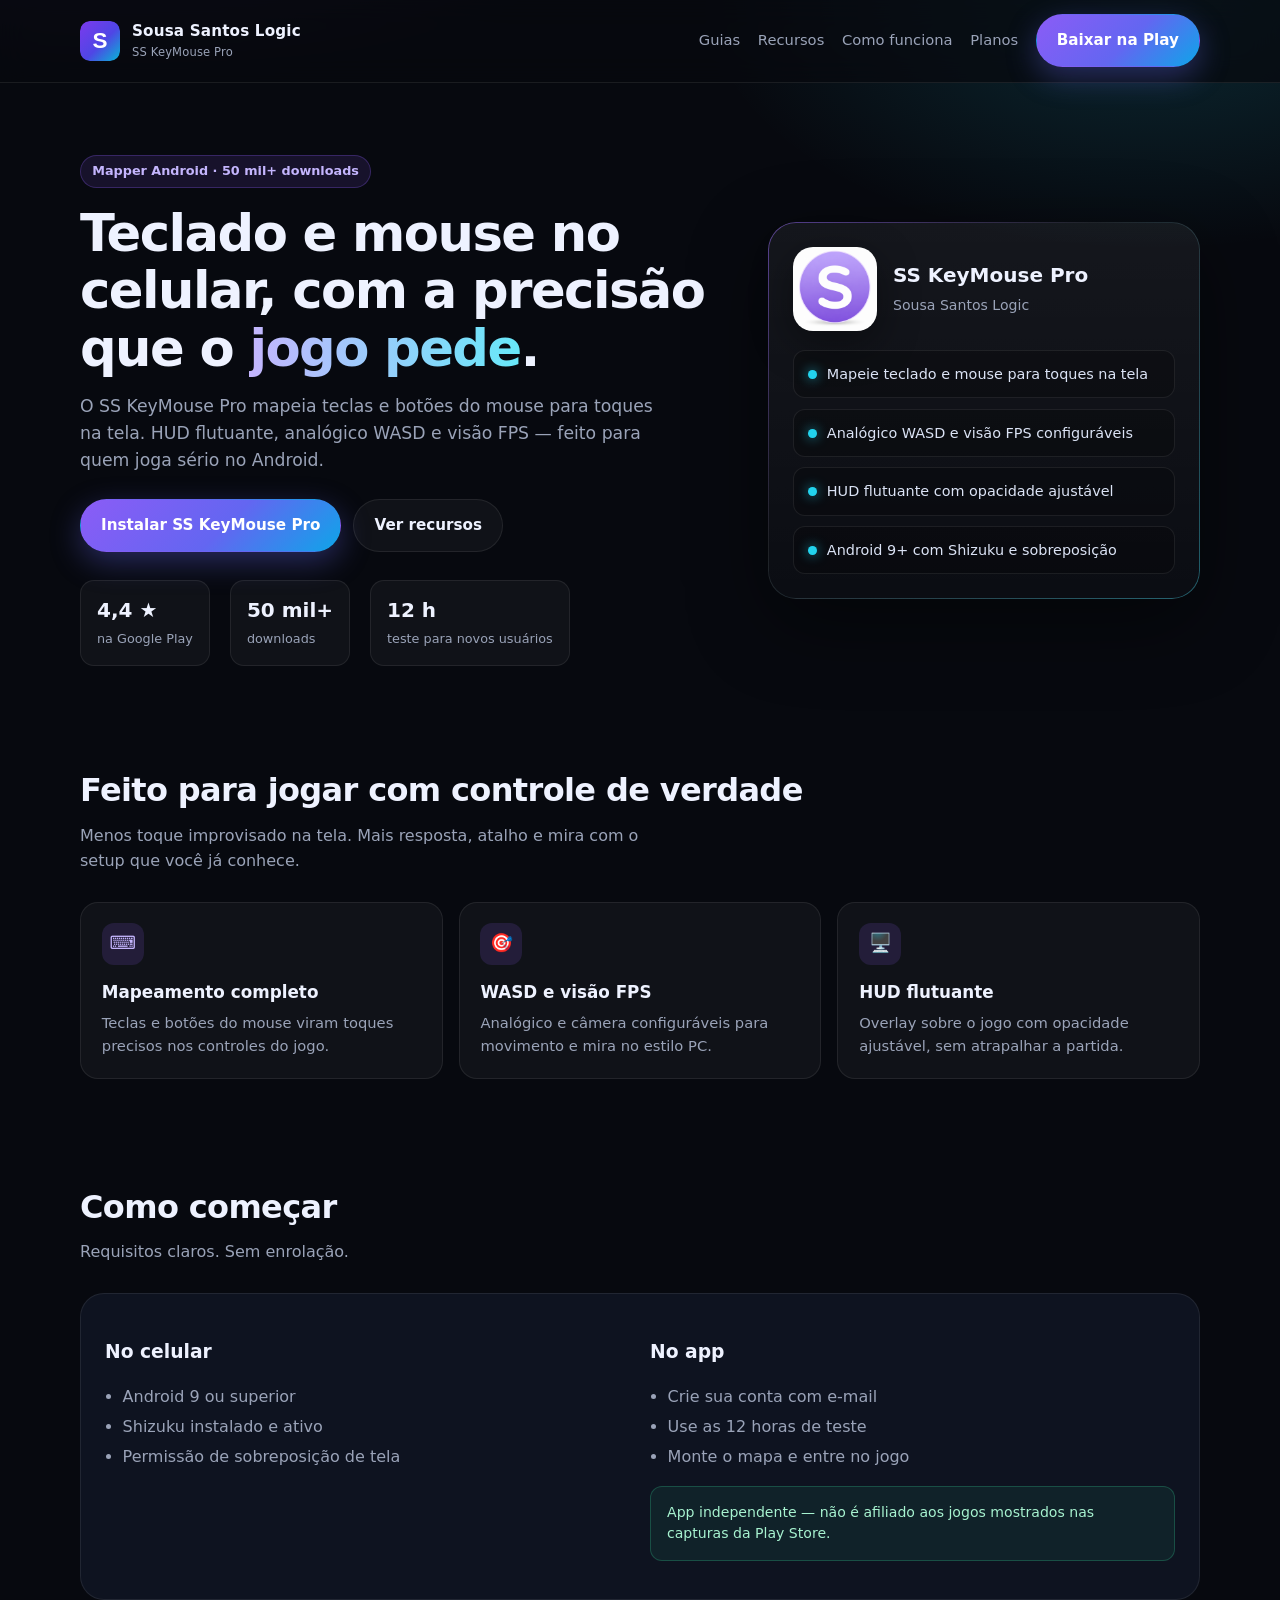
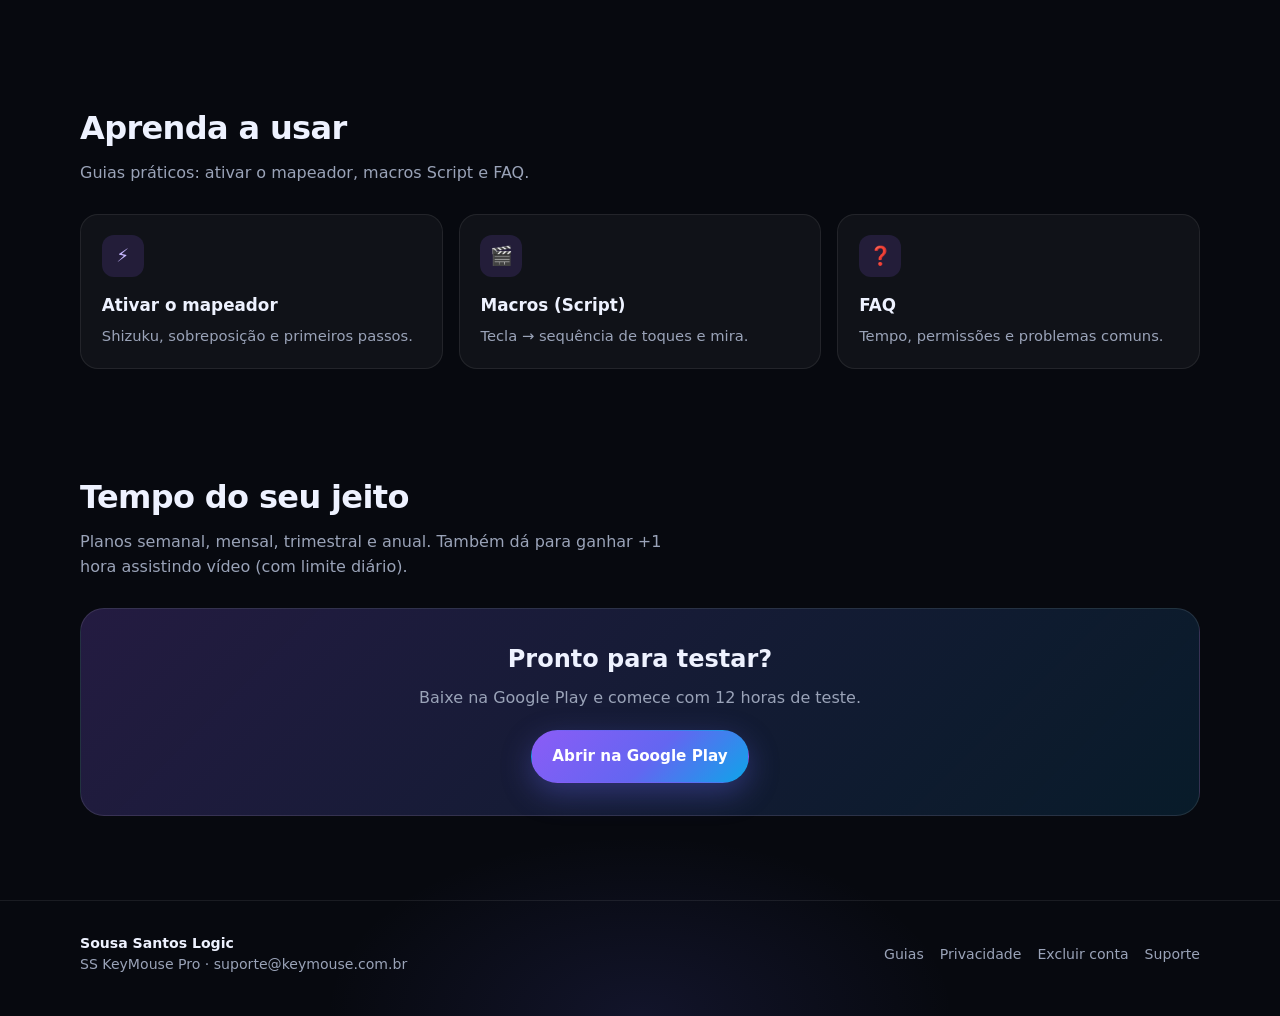
<file: index.html>
<!DOCTYPE html>
<html lang="pt-BR">
<head>
  <meta charset="UTF-8" />
  <meta name="viewport" content="width=device-width, initial-scale=1" />
  <title>SS KeyMouse Pro — Teclado e mouse nos jogos Android</title>
  <meta name="description" content="SS KeyMouse Pro mapeia teclado e mouse para jogos no Android. HUD flutuante, analógico WASD, visão FPS e planos flexíveis. Feito por Sousa Santos Logic." />
  <meta name="theme-color" content="#07090f" />
  <link rel="icon" href="assets/logo.svg" type="image/svg+xml" />
  <link rel="stylesheet" href="styles.css" />
  <meta property="og:title" content="SS KeyMouse Pro" />
  <meta property="og:description" content="Teclado e mouse no celular. Mapeie toques e jogue com HUD flutuante." />
  <meta property="og:type" content="website" />
  <meta property="og:url" content="https://www.keymouse.com.br/" />
</head>
<body>
  <header class="nav">
    <div class="container nav-inner">
      <a class="brand" href="index.html">
        <img src="assets/logo.svg" alt="" width="40" height="40" />
        <span>Sousa Santos Logic<small>SS KeyMouse Pro</small></span>
      </a>
      <nav class="nav-links" aria-label="Principal">
        <a class="hide-sm" href="guia/">Guias</a>
        <a class="hide-sm" href="#recursos">Recursos</a>
        <a class="hide-sm" href="#como">Como funciona</a>
        <a class="hide-sm" href="#planos">Planos</a>
        <a class="btn btn-primary" href="https://play.google.com/store/apps/details?id=com.sousasantoslogic.sspro" rel="noopener" target="_blank">Baixar na Play</a>
      </nav>
    </div>
  </header>

  <main>
    <section class="hero">
      <div class="container hero-grid">
        <div>
          <div class="eyebrow">Mapper Android · 50 mil+ downloads</div>
          <h1>Teclado e mouse no celular, com a precisão que o <span class="grad">jogo pede</span>.</h1>
          <p class="lead">O SS KeyMouse Pro mapeia teclas e botões do mouse para toques na tela. HUD flutuante, analógico WASD e visão FPS — feito para quem joga sério no Android.</p>
          <div class="cta-row">
            <a class="btn btn-primary" href="https://play.google.com/store/apps/details?id=com.sousasantoslogic.sspro" rel="noopener" target="_blank">Instalar SS KeyMouse Pro</a>
            <a class="btn btn-ghost" href="#recursos">Ver recursos</a>
          </div>
          <div class="stats">
            <div class="stat"><strong>4,4 ★</strong><span>na Google Play</span></div>
            <div class="stat"><strong>50 mil+</strong><span>downloads</span></div>
            <div class="stat"><strong>12 h</strong><span>teste para novos usuários</span></div>
          </div>
        </div>
        <aside class="hero-card" aria-label="Resumo do app">
          <div class="app-badge">
            <img src="assets/app-icon.png" width="84" height="84" alt="Ícone do SS KeyMouse Pro" />
            <div>
              <h2>SS KeyMouse Pro</h2>
              <p>Sousa Santos Logic</p>
            </div>
          </div>
          <ul class="pill-list">
            <li><span class="dot"></span>Mapeie teclado e mouse para toques na tela</li>
            <li><span class="dot"></span>Analógico WASD e visão FPS configuráveis</li>
            <li><span class="dot"></span>HUD flutuante com opacidade ajustável</li>
            <li><span class="dot"></span>Android 9+ com Shizuku e sobreposição</li>
          </ul>
        </aside>
      </div>
    </section>

    <section id="recursos">
      <div class="container">
        <h2 class="section-title">Feito para jogar com controle de verdade</h2>
        <p class="section-sub">Menos toque improvisado na tela. Mais resposta, atalho e mira com o setup que você já conhece.</p>
        <div class="grid-3">
          <article class="card">
            <div class="icon" aria-hidden="true">⌨️</div>
            <h3>Mapeamento completo</h3>
            <p>Teclas e botões do mouse viram toques precisos nos controles do jogo.</p>
          </article>
          <article class="card">
            <div class="icon" aria-hidden="true">🎯</div>
            <h3>WASD e visão FPS</h3>
            <p>Analógico e câmera configuráveis para movimento e mira no estilo PC.</p>
          </article>
          <article class="card">
            <div class="icon" aria-hidden="true">🖥️</div>
            <h3>HUD flutuante</h3>
            <p>Overlay sobre o jogo com opacidade ajustável, sem atrapalhar a partida.</p>
          </article>
        </div>
      </div>
    </section>

    <section id="como">
      <div class="container">
        <h2 class="section-title">Como começar</h2>
        <p class="section-sub">Requisitos claros. Sem enrolação.</p>
        <div class="panel">
          <div>
            <h3>No celular</h3>
            <ul>
              <li>Android 9 ou superior</li>
              <li>Shizuku instalado e ativo</li>
              <li>Permissão de sobreposição de tela</li>
            </ul>
          </div>
          <div>
            <h3>No app</h3>
            <ul>
              <li>Crie sua conta com e-mail</li>
              <li>Use as 12 horas de teste</li>
              <li>Monte o mapa e entre no jogo</li>
            </ul>
            <p class="note">App independente — não é afiliado aos jogos mostrados nas capturas da Play Store.</p>
          </div>
        </div>
      </div>
    </section>

    
    <section id="guias">
      <div class="container">
        <h2 class="section-title">Aprenda a usar</h2>
        <p class="section-sub">Guias práticos: ativar o mapeador, macros Script e FAQ.</p>
        <div class="grid-3">
          <a class="card" href="guia/ativar.html"><div class="icon">⚡</div><h3>Ativar o mapeador</h3><p>Shizuku, sobreposição e primeiros passos.</p></a>
          <a class="card" href="guia/macros.html"><div class="icon">🎬</div><h3>Macros (Script)</h3><p>Tecla → sequência de toques e mira.</p></a>
          <a class="card" href="guia/faq.html"><div class="icon">❓</div><h3>FAQ</h3><p>Tempo, permissões e problemas comuns.</p></a>
        </div>
      </div>
    </section>

    <section id="planos">
      <div class="container">
        <h2 class="section-title">Tempo do seu jeito</h2>
        <p class="section-sub">Planos semanal, mensal, trimestral e anual. Também dá para ganhar +1 hora assistindo vídeo (com limite diário).</p>
        <div class="cta-band">
          <h2>Pronto para testar?</h2>
          <p>Baixe na Google Play e comece com 12 horas de teste.</p>
          <a class="btn btn-primary" href="https://play.google.com/store/apps/details?id=com.sousasantoslogic.sspro" rel="noopener" target="_blank">Abrir na Google Play</a>
        </div>
      </div>
    </section>
  </main>

  <footer>
    <div class="container footer-inner">
      <div>
        <strong style="color:var(--text)">Sousa Santos Logic</strong><br />
        SS KeyMouse Pro · suporte@keymouse.com.br
      </div>
      <div class="footer-links">
        <a href="guia/">Guias</a>
        <a href="privacidade.html">Privacidade</a>
        <a href="exclusao-conta.html">Excluir conta</a>
        <a href="mailto:suporte@keymouse.com.br">Suporte</a>
      </div>
    </div>
  </footer>
</body>
</html>
</file>
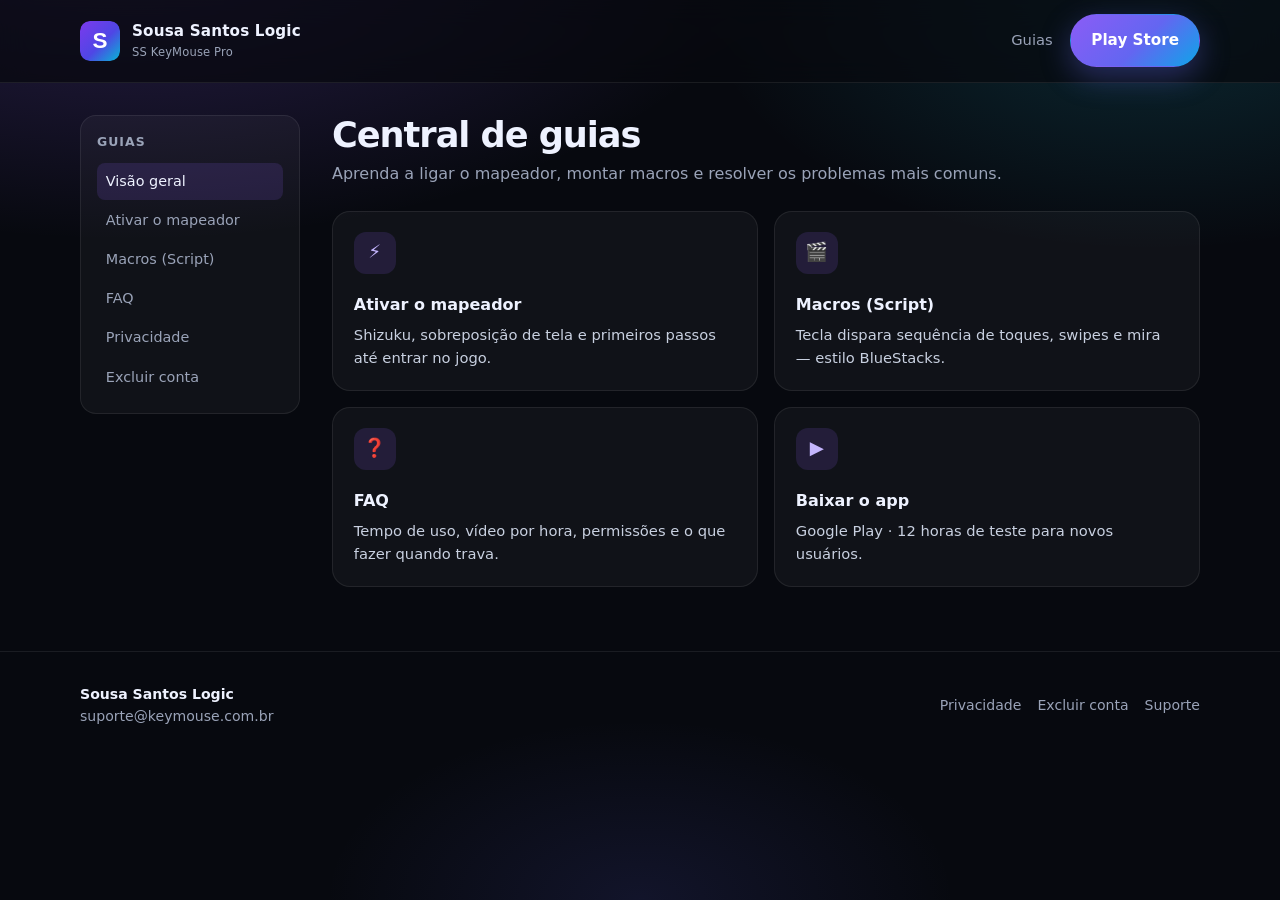
<file: guia/index.html>
<!DOCTYPE html>
<html lang="pt-BR">
<head>
  <meta charset="UTF-8" />
  <meta name="viewport" content="width=device-width, initial-scale=1" />
  <title>Guias — SS KeyMouse Pro</title>
  <meta name="description" content="Como ativar o mapeador, usar macros Script, Shizuku e tirar dúvidas do SS KeyMouse Pro." />
  <link rel="icon" href="../assets/logo.svg" type="image/svg+xml" />
  <link rel="stylesheet" href="../styles.css" />
</head>
<body>
  <header class="nav">
    <div class="container nav-inner">
      <a class="brand" href="../">
        <img src="../assets/logo.svg" alt="" width="40" height="40" />
        <span>Sousa Santos Logic<small>SS KeyMouse Pro</small></span>
      </a>
      <nav class="nav-links">
        <a href="./">Guias</a>
        <a class="btn btn-primary" href="https://play.google.com/store/apps/details?id=com.sousasantoslogic.sspro" target="_blank" rel="noopener">Play Store</a>
      </nav>
    </div>
  </header>
  <main class="container guide-layout">
    <aside class="guide-nav" aria-label="Guias">
      <h2>Guias</h2>
      <a class="active" href="./">Visão geral</a>
      <a href="ativar.html">Ativar o mapeador</a>
      <a href="macros.html">Macros (Script)</a>
      <a href="faq.html">FAQ</a>
      <a href="../privacidade.html">Privacidade</a>
      <a href="../exclusao-conta.html">Excluir conta</a>
    </aside>
    <div class="guide-body">
      <h1>Central de guias</h1>
      <p class="meta">Aprenda a ligar o mapeador, montar macros e resolver os problemas mais comuns.</p>
      <div class="guide-cards">
        <a class="card" href="ativar.html">
          <div class="icon">⚡</div>
          <h3>Ativar o mapeador</h3>
          <p>Shizuku, sobreposição de tela e primeiros passos até entrar no jogo.</p>
        </a>
        <a class="card" href="macros.html">
          <div class="icon">🎬</div>
          <h3>Macros (Script)</h3>
          <p>Tecla dispara sequência de toques, swipes e mira — estilo BlueStacks.</p>
        </a>
        <a class="card" href="faq.html">
          <div class="icon">❓</div>
          <h3>FAQ</h3>
          <p>Tempo de uso, vídeo por hora, permissões e o que fazer quando trava.</p>
        </a>
        <a class="card" href="https://play.google.com/store/apps/details?id=com.sousasantoslogic.sspro" target="_blank" rel="noopener">
          <div class="icon">▶</div>
          <h3>Baixar o app</h3>
          <p>Google Play · 12 horas de teste para novos usuários.</p>
        </a>
      </div>
    </div>
  </main>
  <footer>
    <div class="container footer-inner">
      <div><strong style="color:var(--text)">Sousa Santos Logic</strong><br />suporte@keymouse.com.br</div>
      <div class="footer-links">
        <a href="../privacidade.html">Privacidade</a>
        <a href="../exclusao-conta.html">Excluir conta</a>
        <a href="mailto:suporte@keymouse.com.br">Suporte</a>
      </div>
    </div>
  </footer>
</body>
</html>
</file>
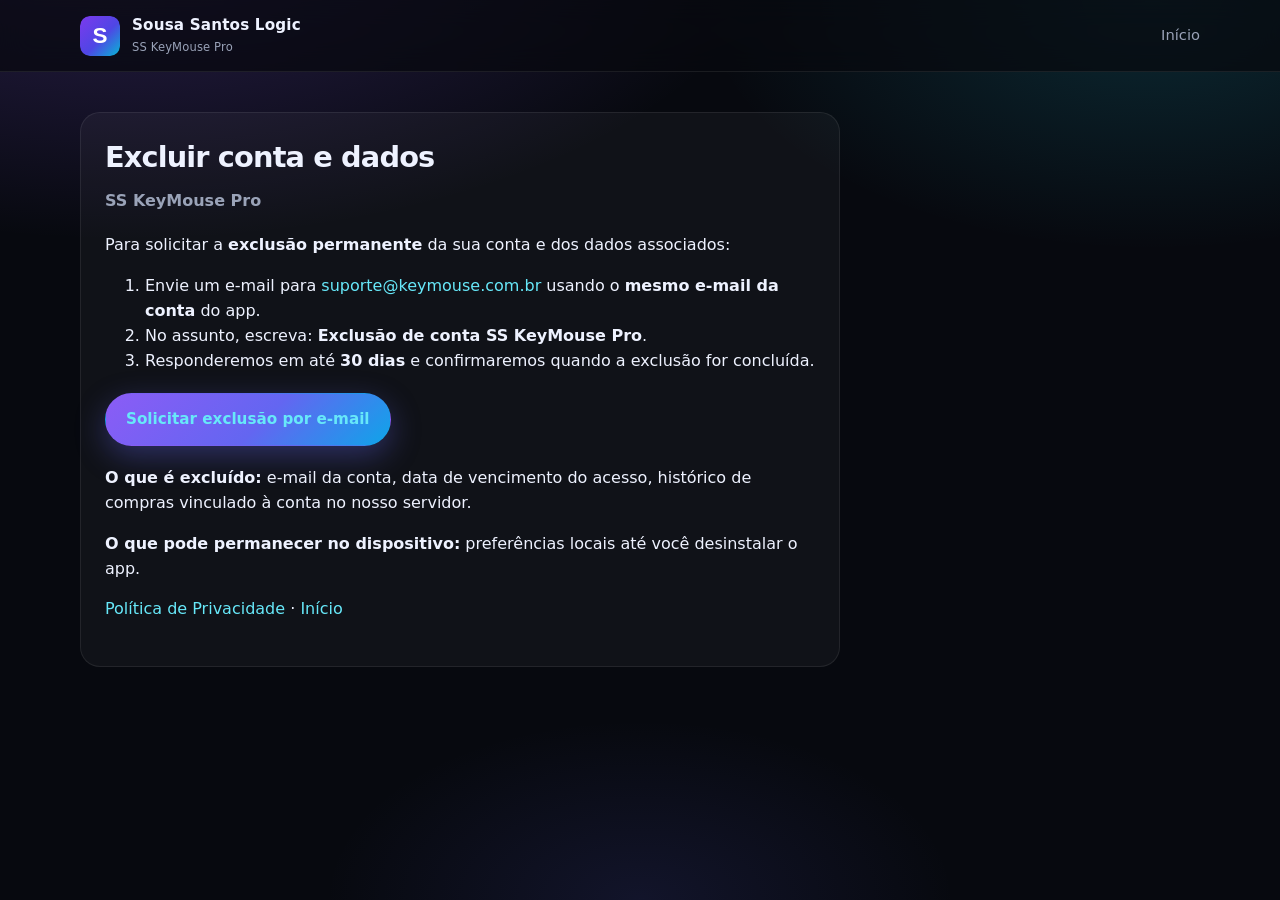
<file: exclusao-conta.html>
<!DOCTYPE html>
<html lang="pt-BR">
<head>
  <meta charset="UTF-8" />
  <meta name="viewport" content="width=device-width, initial-scale=1" />
  <title>Excluir conta — SS KeyMouse Pro</title>
  <link rel="icon" href="assets/logo.svg" type="image/svg+xml" />
  <link rel="stylesheet" href="styles.css" />
</head>
<body>
  <header class="nav">
    <div class="container nav-inner">
      <a class="brand" href="index.html">
        <img src="assets/logo.svg" alt="" width="40" height="40" />
        <span>Sousa Santos Logic<small>SS KeyMouse Pro</small></span>
      </a>
      <nav class="nav-links"><a href="index.html">Início</a></nav>
    </div>
  </header>
  <main class="legal-page">
    <div class="container">
      <article>
        <h1>Excluir conta e dados</h1>
        <p class="meta"><strong>SS KeyMouse Pro</strong></p>
        <p>Para solicitar a <strong>exclusão permanente</strong> da sua conta e dos dados associados:</p>
        <ol>
          <li>Envie um e-mail para <a href="mailto:suporte@keymouse.com.br?subject=Exclus%C3%A3o%20de%20conta%20SS%20KeyMouse%20Pro">suporte@keymouse.com.br</a> usando o <strong>mesmo e-mail da conta</strong> do app.</li>
          <li>No assunto, escreva: <strong>Exclusão de conta SS KeyMouse Pro</strong>.</li>
          <li>Responderemos em até <strong>30 dias</strong> e confirmaremos quando a exclusão for concluída.</li>
        </ol>
        <p style="margin:1.25rem 0"><a class="btn btn-primary" href="mailto:suporte@keymouse.com.br?subject=Exclus%C3%A3o%20de%20conta%20SS%20KeyMouse%20Pro&amp;body=Ol%C3%A1%2C%20solicito%20a%20exclus%C3%A3o%20da%20minha%20conta%20e%20dados%20no%20app%20SS%20KeyMouse%20Pro.%0A%0AE-mail%20da%20conta%3A%20">Solicitar exclusão por e-mail</a></p>
        <p><strong>O que é excluído:</strong> e-mail da conta, data de vencimento do acesso, histórico de compras vinculado à conta no nosso servidor.</p>
        <p><strong>O que pode permanecer no dispositivo:</strong> preferências locais até você desinstalar o app.</p>
        <p><a href="privacidade.html">Política de Privacidade</a> · <a href="index.html">Início</a></p>
      </article>
    </div>
  </main>
</body>
</html>
</file>
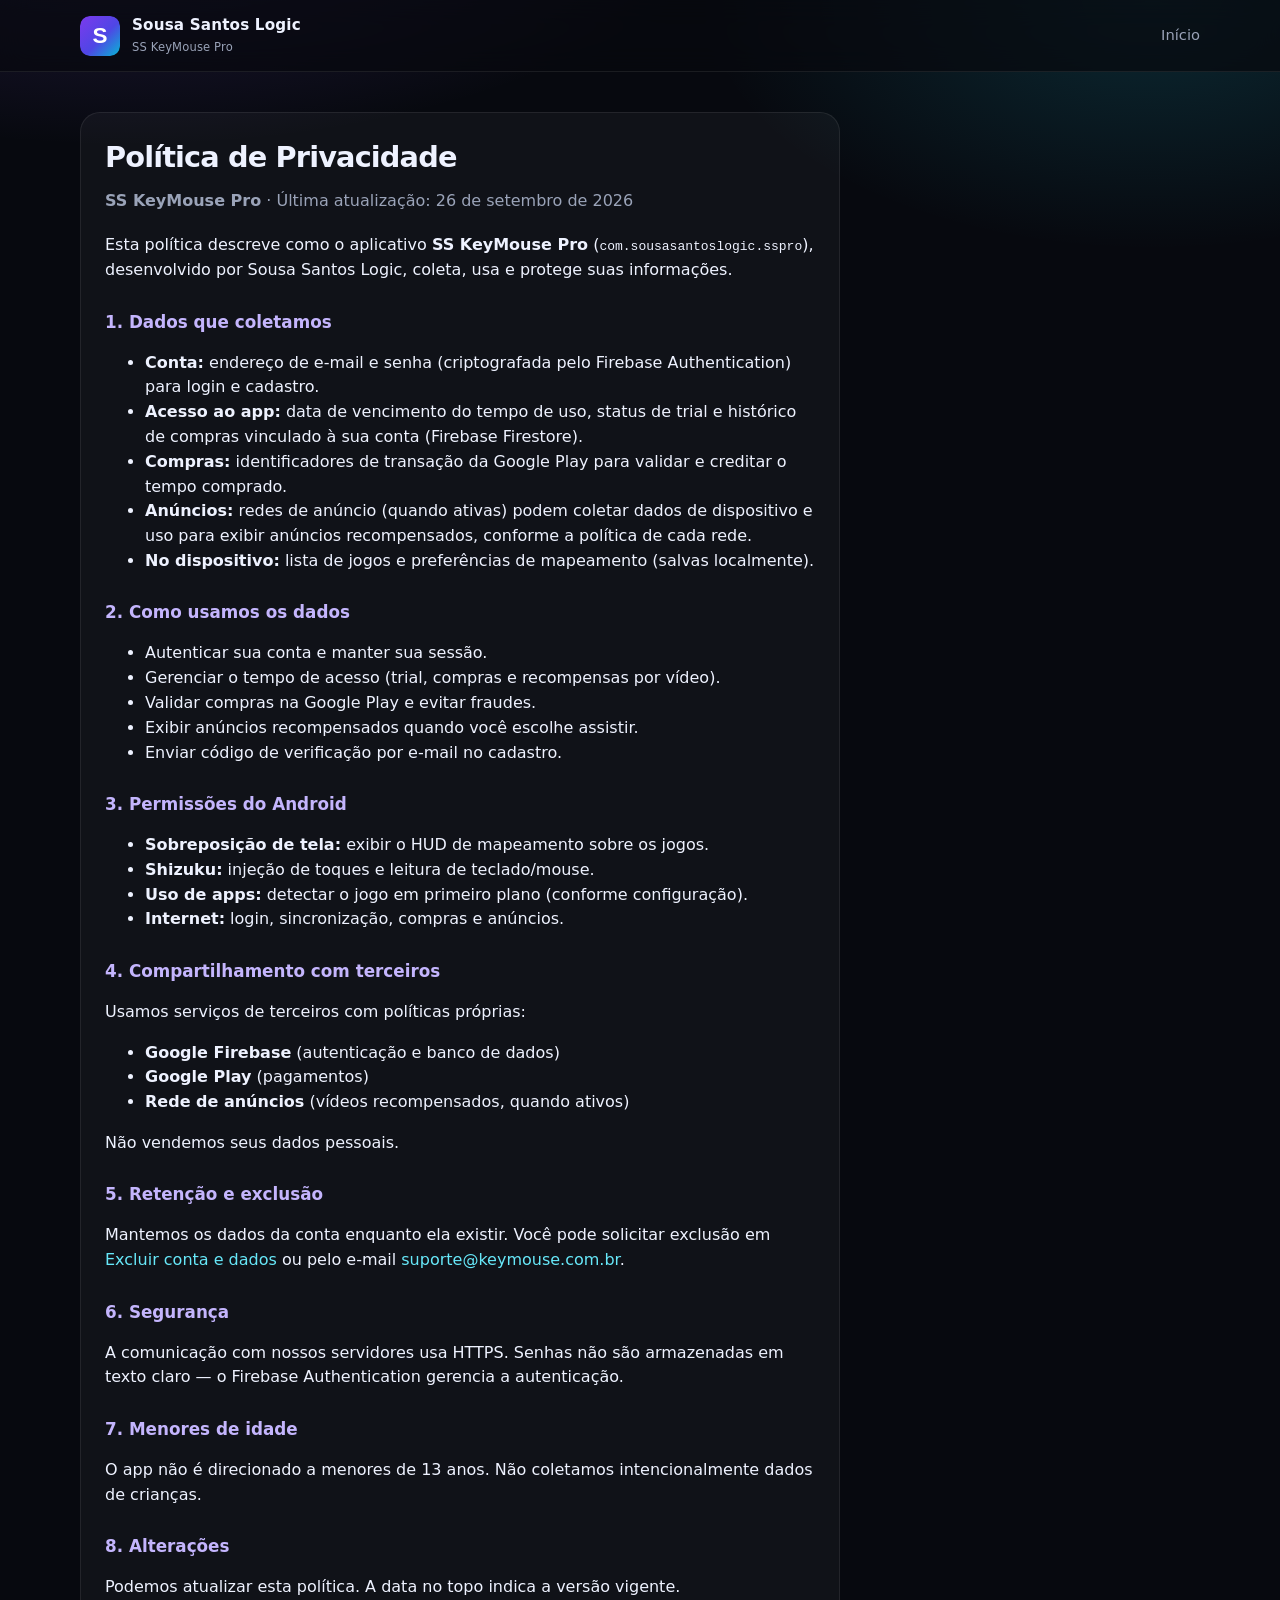
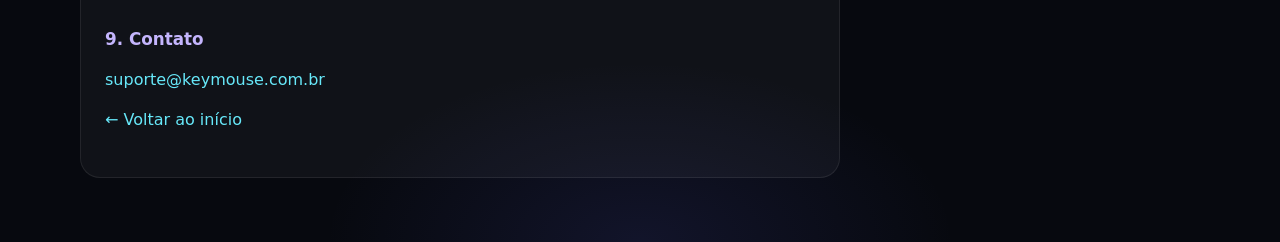
<file: privacidade.html>
<!DOCTYPE html>
<html lang="pt-BR">
<head>
  <meta charset="UTF-8" />
  <meta name="viewport" content="width=device-width, initial-scale=1" />
  <title>Política de Privacidade — SS KeyMouse Pro</title>
  <link rel="icon" href="assets/logo.svg" type="image/svg+xml" />
  <link rel="stylesheet" href="styles.css" />
</head>
<body>
  <header class="nav">
    <div class="container nav-inner">
      <a class="brand" href="index.html">
        <img src="assets/logo.svg" alt="" width="40" height="40" />
        <span>Sousa Santos Logic<small>SS KeyMouse Pro</small></span>
      </a>
      <nav class="nav-links"><a href="index.html">Início</a></nav>
    </div>
  </header>
  <main class="legal-page">
    <div class="container">
      <article>
        <h1>Política de Privacidade</h1>
        <p class="meta"><strong>SS KeyMouse Pro</strong> · Última atualização: 26 de setembro de 2026</p>
        <p>Esta política descreve como o aplicativo <strong>SS KeyMouse Pro</strong> (<code>com.sousasantoslogic.sspro</code>), desenvolvido por Sousa Santos Logic, coleta, usa e protege suas informações.</p>
        <h2>1. Dados que coletamos</h2>
        <ul>
          <li><strong>Conta:</strong> endereço de e-mail e senha (criptografada pelo Firebase Authentication) para login e cadastro.</li>
          <li><strong>Acesso ao app:</strong> data de vencimento do tempo de uso, status de trial e histórico de compras vinculado à sua conta (Firebase Firestore).</li>
          <li><strong>Compras:</strong> identificadores de transação da Google Play para validar e creditar o tempo comprado.</li>
          <li><strong>Anúncios:</strong> redes de anúncio (quando ativas) podem coletar dados de dispositivo e uso para exibir anúncios recompensados, conforme a política de cada rede.</li>
          <li><strong>No dispositivo:</strong> lista de jogos e preferências de mapeamento (salvas localmente).</li>
        </ul>
        <h2>2. Como usamos os dados</h2>
        <ul>
          <li>Autenticar sua conta e manter sua sessão.</li>
          <li>Gerenciar o tempo de acesso (trial, compras e recompensas por vídeo).</li>
          <li>Validar compras na Google Play e evitar fraudes.</li>
          <li>Exibir anúncios recompensados quando você escolhe assistir.</li>
          <li>Enviar código de verificação por e-mail no cadastro.</li>
        </ul>
        <h2>3. Permissões do Android</h2>
        <ul>
          <li><strong>Sobreposição de tela:</strong> exibir o HUD de mapeamento sobre os jogos.</li>
          <li><strong>Shizuku:</strong> injeção de toques e leitura de teclado/mouse.</li>
          <li><strong>Uso de apps:</strong> detectar o jogo em primeiro plano (conforme configuração).</li>
          <li><strong>Internet:</strong> login, sincronização, compras e anúncios.</li>
        </ul>
        <h2>4. Compartilhamento com terceiros</h2>
        <p>Usamos serviços de terceiros com políticas próprias:</p>
        <ul>
          <li><strong>Google Firebase</strong> (autenticação e banco de dados)</li>
          <li><strong>Google Play</strong> (pagamentos)</li>
          <li><strong>Rede de anúncios</strong> (vídeos recompensados, quando ativos)</li>
        </ul>
        <p>Não vendemos seus dados pessoais.</p>
        <h2>5. Retenção e exclusão</h2>
        <p>Mantemos os dados da conta enquanto ela existir. Você pode solicitar exclusão em <a href="exclusao-conta.html">Excluir conta e dados</a> ou pelo e-mail <a href="mailto:suporte@keymouse.com.br">suporte@keymouse.com.br</a>.</p>
        <h2>6. Segurança</h2>
        <p>A comunicação com nossos servidores usa HTTPS. Senhas não são armazenadas em texto claro — o Firebase Authentication gerencia a autenticação.</p>
        <h2>7. Menores de idade</h2>
        <p>O app não é direcionado a menores de 13 anos. Não coletamos intencionalmente dados de crianças.</p>
        <h2>8. Alterações</h2>
        <p>Podemos atualizar esta política. A data no topo indica a versão vigente.</p>
        <h2>9. Contato</h2>
        <p><a href="mailto:suporte@keymouse.com.br">suporte@keymouse.com.br</a></p>
        <p><a href="index.html">← Voltar ao início</a></p>
      </article>
    </div>
  </main>
</body>
</html>
</file>
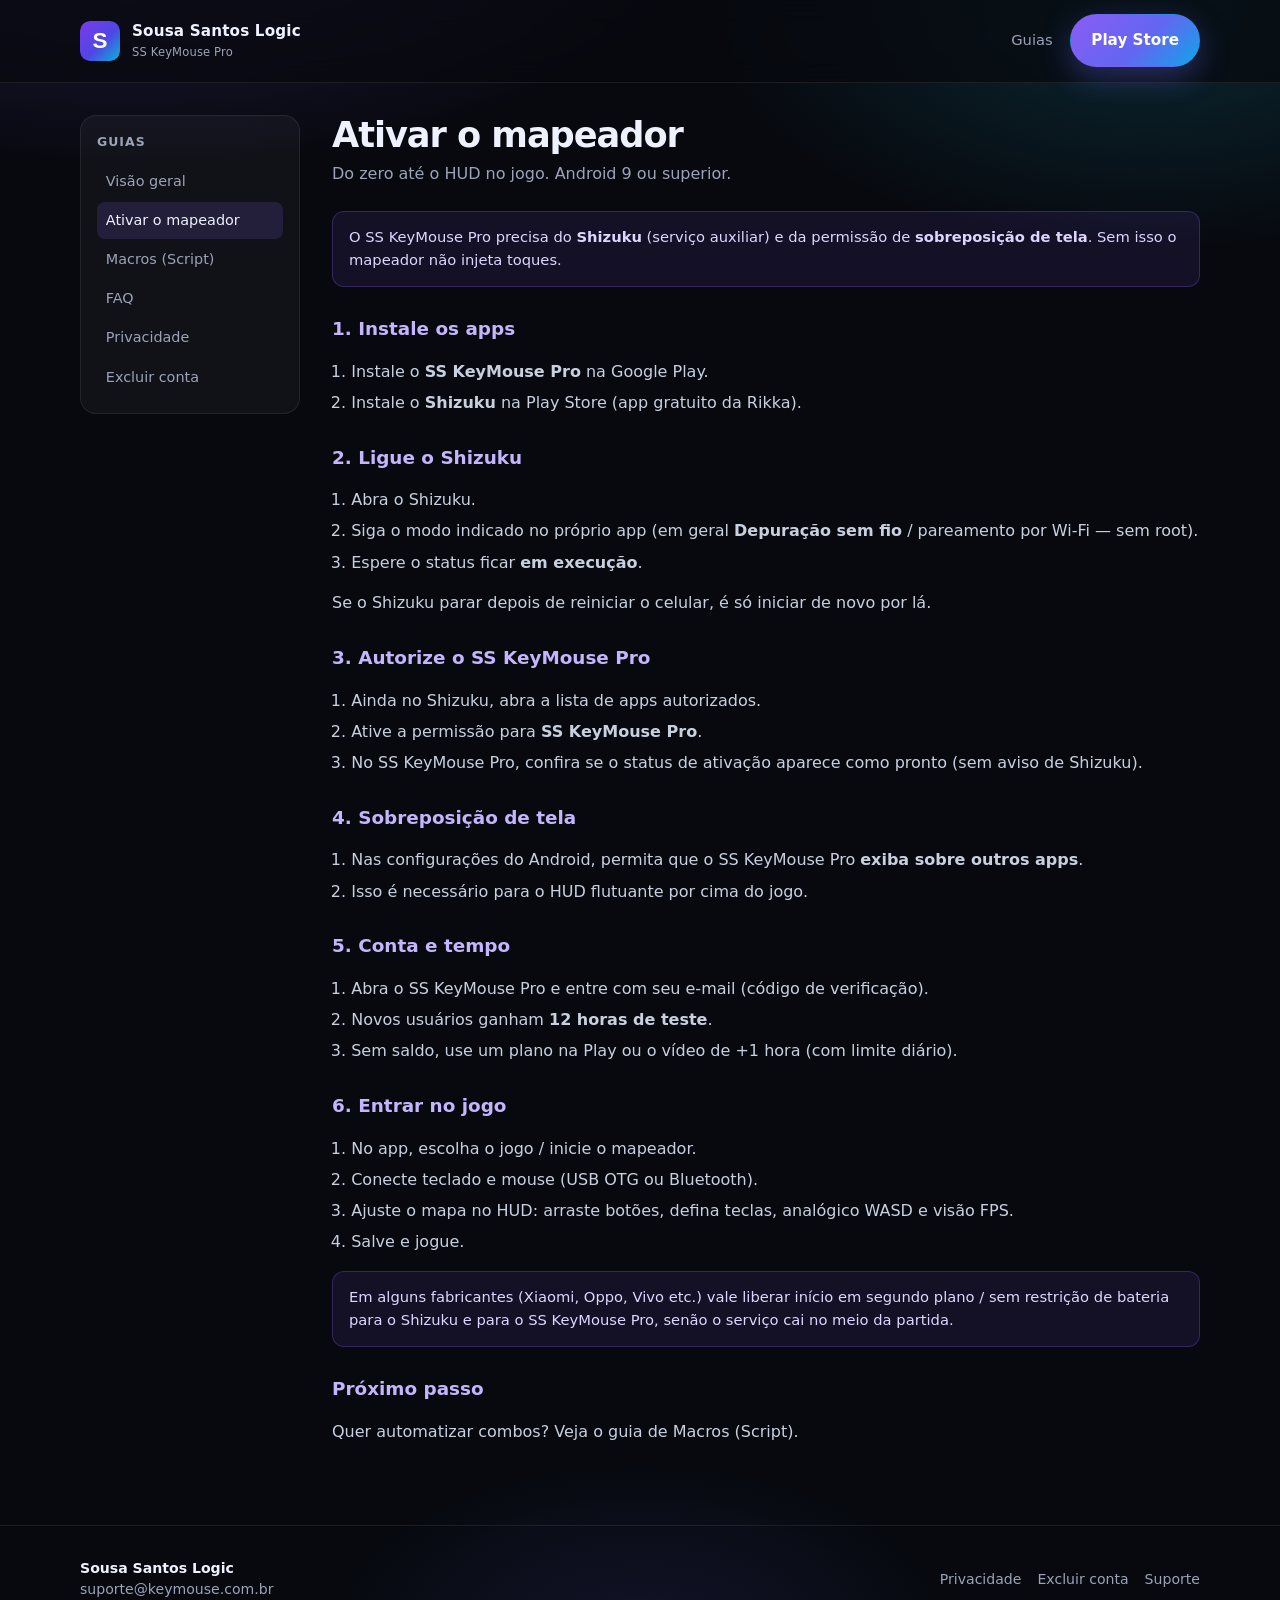
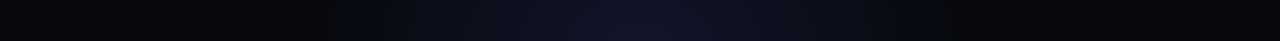
<file: guia/ativar.html>
<!DOCTYPE html>
<html lang="pt-BR">
<head>
  <meta charset="UTF-8" />
  <meta name="viewport" content="width=device-width, initial-scale=1" />
  <title>Ativar o mapeador — SS KeyMouse Pro</title>
  <meta name="description" content="Passo a passo para ativar o SS KeyMouse Pro com Shizuku e sobreposição de tela." />
  <link rel="icon" href="../assets/logo.svg" type="image/svg+xml" />
  <link rel="stylesheet" href="../styles.css" />
</head>
<body>
  <header class="nav">
    <div class="container nav-inner">
      <a class="brand" href="../">
        <img src="../assets/logo.svg" alt="" width="40" height="40" />
        <span>Sousa Santos Logic<small>SS KeyMouse Pro</small></span>
      </a>
      <nav class="nav-links">
        <a href="./">Guias</a>
        <a class="btn btn-primary" href="https://play.google.com/store/apps/details?id=com.sousasantoslogic.sspro" target="_blank" rel="noopener">Play Store</a>
      </nav>
    </div>
  </header>
  <main class="container guide-layout">
    <aside class="guide-nav" aria-label="Guias">
      <h2>Guias</h2>
      <a href="./">Visão geral</a>
      <a class="active" href="ativar.html">Ativar o mapeador</a>
      <a href="macros.html">Macros (Script)</a>
      <a href="faq.html">FAQ</a>
      <a href="../privacidade.html">Privacidade</a>
      <a href="../exclusao-conta.html">Excluir conta</a>
    </aside>
    <article class="guide-body">
      <h1>Ativar o mapeador</h1>
      <p class="meta">Do zero até o HUD no jogo. Android 9 ou superior.</p>

      <div class="callout">O SS KeyMouse Pro precisa do <strong>Shizuku</strong> (serviço auxiliar) e da permissão de <strong>sobreposição de tela</strong>. Sem isso o mapeador não injeta toques.</div>

      <h2>1. Instale os apps</h2>
      <ol>
        <li>Instale o <strong>SS KeyMouse Pro</strong> na <a href="https://play.google.com/store/apps/details?id=com.sousasantoslogic.sspro" target="_blank" rel="noopener">Google Play</a>.</li>
        <li>Instale o <strong>Shizuku</strong> na Play Store (app gratuito da Rikka).</li>
      </ol>

      <h2>2. Ligue o Shizuku</h2>
      <ol>
        <li>Abra o Shizuku.</li>
        <li>Siga o modo indicado no próprio app (em geral <strong>Depuração sem fio</strong> / pareamento por Wi‑Fi — sem root).</li>
        <li>Espere o status ficar <strong>em execução</strong>.</li>
      </ol>
      <p>Se o Shizuku parar depois de reiniciar o celular, é só iniciar de novo por lá.</p>

      <h2>3. Autorize o SS KeyMouse Pro</h2>
      <ol>
        <li>Ainda no Shizuku, abra a lista de apps autorizados.</li>
        <li>Ative a permissão para <strong>SS KeyMouse Pro</strong>.</li>
        <li>No SS KeyMouse Pro, confira se o status de ativação aparece como pronto (sem aviso de Shizuku).</li>
      </ol>

      <h2>4. Sobreposição de tela</h2>
      <ol>
        <li>Nas configurações do Android, permita que o SS KeyMouse Pro <strong>exiba sobre outros apps</strong>.</li>
        <li>Isso é necessário para o HUD flutuante por cima do jogo.</li>
      </ol>

      <h2>5. Conta e tempo</h2>
      <ol>
        <li>Abra o SS KeyMouse Pro e entre com seu e-mail (código de verificação).</li>
        <li>Novos usuários ganham <strong>12 horas de teste</strong>.</li>
        <li>Sem saldo, use um plano na Play ou o vídeo de +1 hora (com limite diário).</li>
      </ol>

      <h2>6. Entrar no jogo</h2>
      <ol>
        <li>No app, escolha o jogo / inicie o mapeador.</li>
        <li>Conecte teclado e mouse (USB OTG ou Bluetooth).</li>
        <li>Ajuste o mapa no HUD: arraste botões, defina teclas, analógico WASD e visão FPS.</li>
        <li>Salve e jogue.</li>
      </ol>

      <div class="callout">Em alguns fabricantes (Xiaomi, Oppo, Vivo etc.) vale liberar início em segundo plano / sem restrição de bateria para o Shizuku e para o SS KeyMouse Pro, senão o serviço cai no meio da partida.</div>

      <h2>Próximo passo</h2>
      <p>Quer automatizar combos? Veja o guia de <a href="macros.html">Macros (Script)</a>.</p>
    </article>
  </main>
  <footer>
    <div class="container footer-inner">
      <div><strong style="color:var(--text)">Sousa Santos Logic</strong><br />suporte@keymouse.com.br</div>
      <div class="footer-links">
        <a href="../privacidade.html">Privacidade</a>
        <a href="../exclusao-conta.html">Excluir conta</a>
        <a href="mailto:suporte@keymouse.com.br">Suporte</a>
      </div>
    </div>
  </footer>
</body>
</html>
</file>
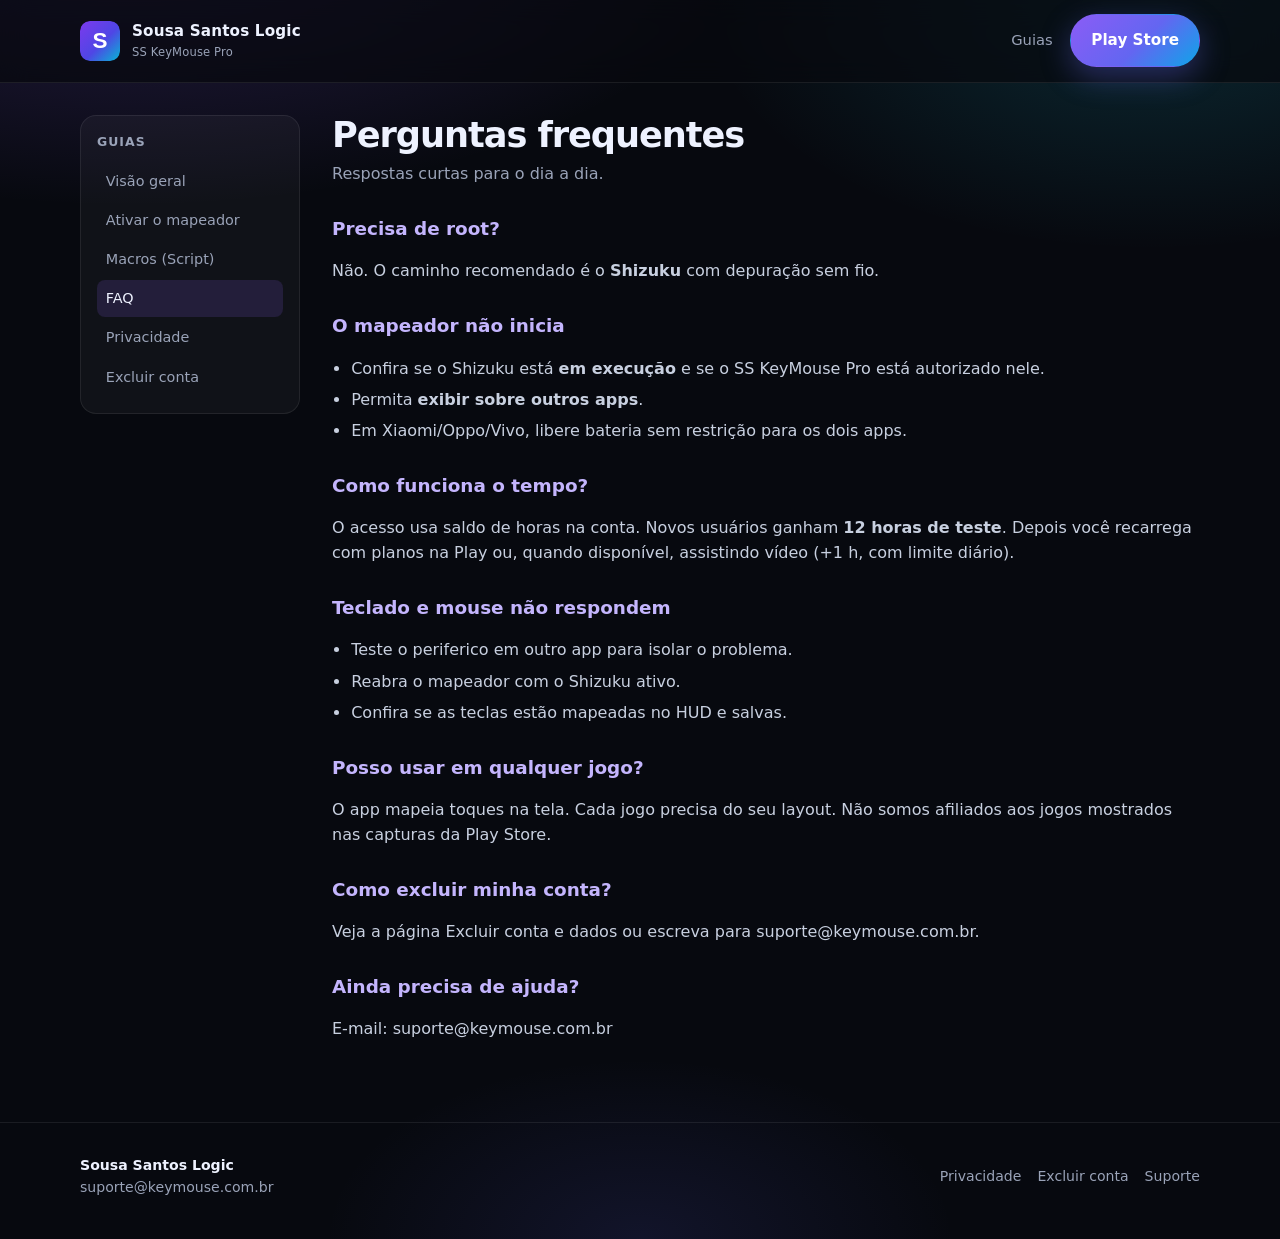
<file: guia/faq.html>
<!DOCTYPE html>
<html lang="pt-BR">
<head>
  <meta charset="UTF-8" />
  <meta name="viewport" content="width=device-width, initial-scale=1" />
  <title>FAQ — SS KeyMouse Pro</title>
  <meta name="description" content="Perguntas frequentes do SS KeyMouse Pro: Shizuku, tempo, planos, vídeo e permissões." />
  <link rel="icon" href="../assets/logo.svg" type="image/svg+xml" />
  <link rel="stylesheet" href="../styles.css" />
</head>
<body>
  <header class="nav">
    <div class="container nav-inner">
      <a class="brand" href="../">
        <img src="../assets/logo.svg" alt="" width="40" height="40" />
        <span>Sousa Santos Logic<small>SS KeyMouse Pro</small></span>
      </a>
      <nav class="nav-links">
        <a href="./">Guias</a>
        <a class="btn btn-primary" href="https://play.google.com/store/apps/details?id=com.sousasantoslogic.sspro" target="_blank" rel="noopener">Play Store</a>
      </nav>
    </div>
  </header>
  <main class="container guide-layout">
    <aside class="guide-nav" aria-label="Guias">
      <h2>Guias</h2>
      <a href="./">Visão geral</a>
      <a href="ativar.html">Ativar o mapeador</a>
      <a href="macros.html">Macros (Script)</a>
      <a class="active" href="faq.html">FAQ</a>
      <a href="../privacidade.html">Privacidade</a>
      <a href="../exclusao-conta.html">Excluir conta</a>
    </aside>
    <article class="guide-body">
      <h1>Perguntas frequentes</h1>
      <p class="meta">Respostas curtas para o dia a dia.</p>

      <h2>Precisa de root?</h2>
      <p>Não. O caminho recomendado é o <strong>Shizuku</strong> com depuração sem fio.</p>

      <h2>O mapeador não inicia</h2>
      <ul>
        <li>Confira se o Shizuku está <strong>em execução</strong> e se o SS KeyMouse Pro está autorizado nele.</li>
        <li>Permita <strong>exibir sobre outros apps</strong>.</li>
        <li>Em Xiaomi/Oppo/Vivo, libere bateria sem restrição para os dois apps.</li>
      </ul>

      <h2>Como funciona o tempo?</h2>
      <p>O acesso usa saldo de horas na conta. Novos usuários ganham <strong>12 horas de teste</strong>. Depois você recarrega com planos na Play ou, quando disponível, assistindo vídeo (+1 h, com limite diário).</p>

      <h2>Teclado e mouse não respondem</h2>
      <ul>
        <li>Teste o periferico em outro app para isolar o problema.</li>
        <li>Reabra o mapeador com o Shizuku ativo.</li>
        <li>Confira se as teclas estão mapeadas no HUD e salvas.</li>
      </ul>

      <h2>Posso usar em qualquer jogo?</h2>
      <p>O app mapeia toques na tela. Cada jogo precisa do seu layout. Não somos afiliados aos jogos mostrados nas capturas da Play Store.</p>

      <h2>Como excluir minha conta?</h2>
      <p>Veja a página <a href="../exclusao-conta.html">Excluir conta e dados</a> ou escreva para <a href="mailto:suporte@keymouse.com.br">suporte@keymouse.com.br</a>.</p>

      <h2>Ainda precisa de ajuda?</h2>
      <p>E-mail: <a href="mailto:suporte@keymouse.com.br">suporte@keymouse.com.br</a></p>
    </article>
  </main>
  <footer>
    <div class="container footer-inner">
      <div><strong style="color:var(--text)">Sousa Santos Logic</strong><br />suporte@keymouse.com.br</div>
      <div class="footer-links">
        <a href="../privacidade.html">Privacidade</a>
        <a href="../exclusao-conta.html">Excluir conta</a>
        <a href="mailto:suporte@keymouse.com.br">Suporte</a>
      </div>
    </div>
  </footer>
</body>
</html>
</file>
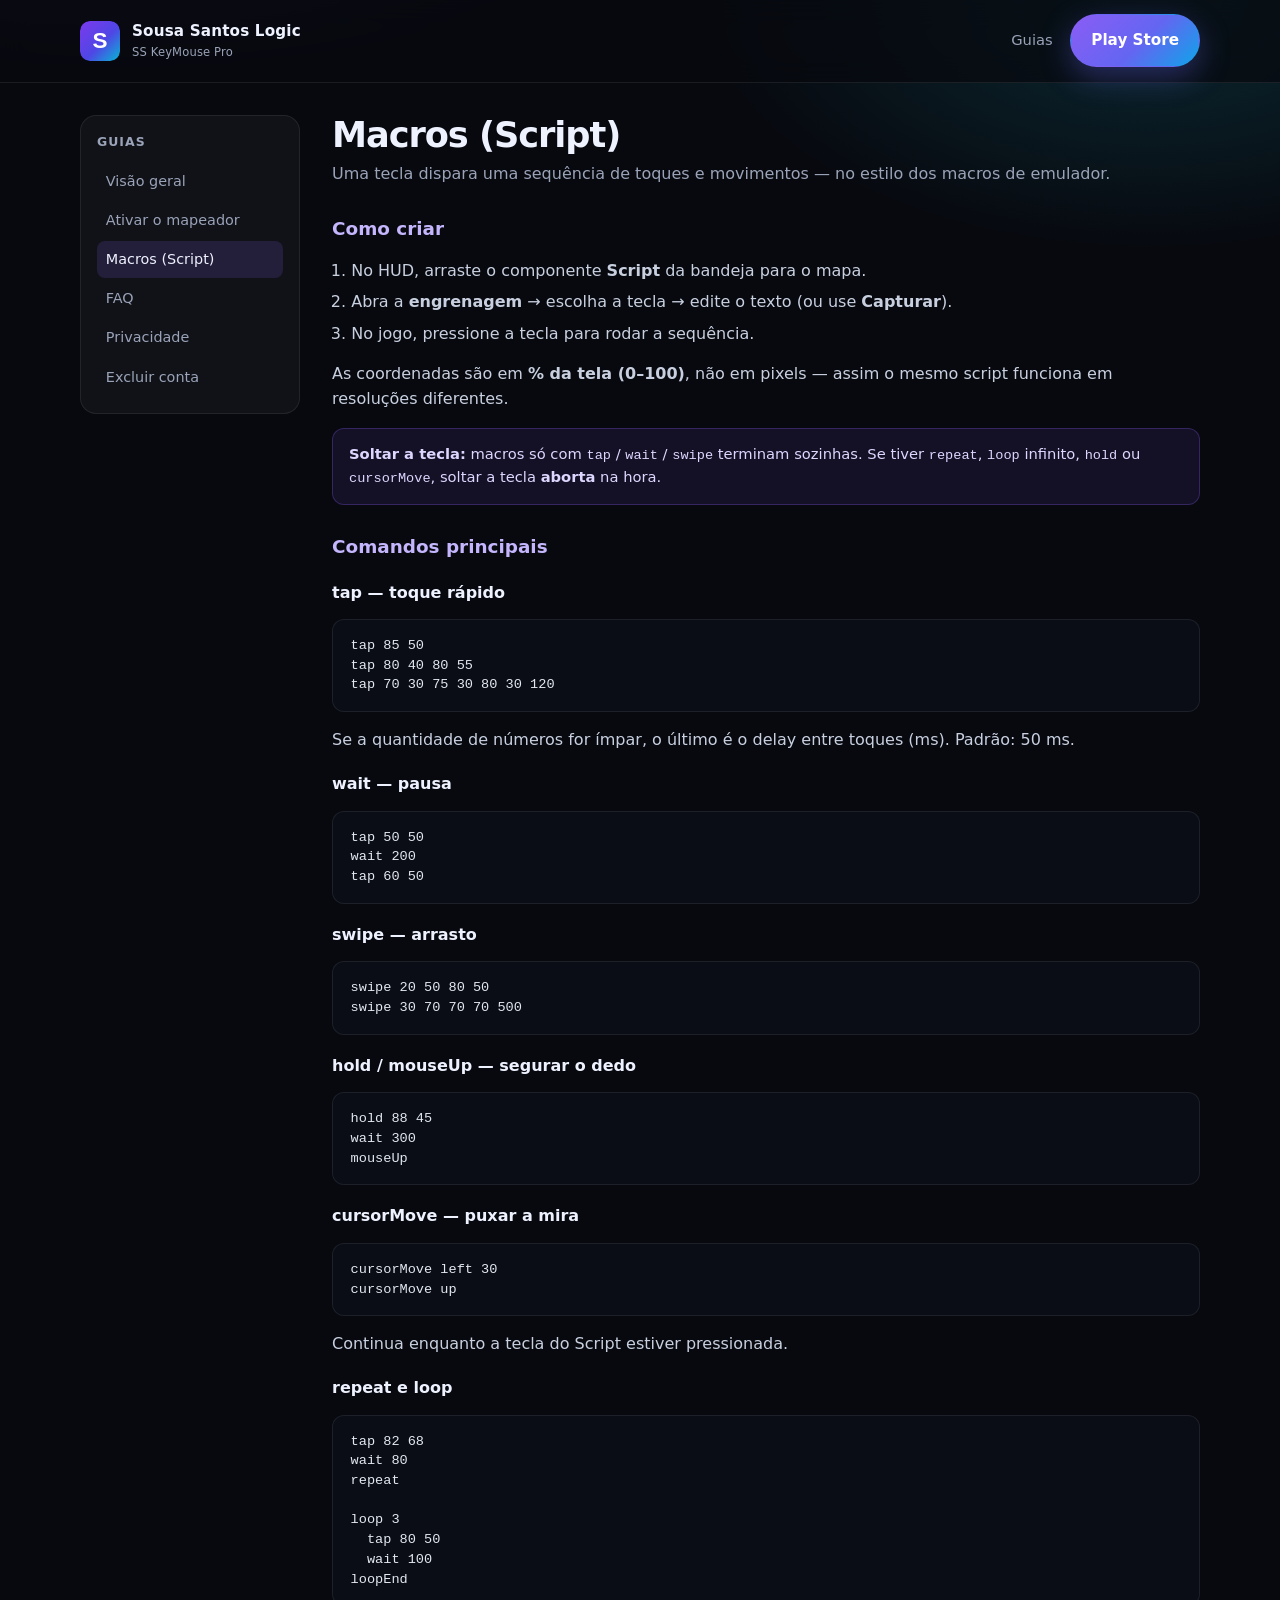
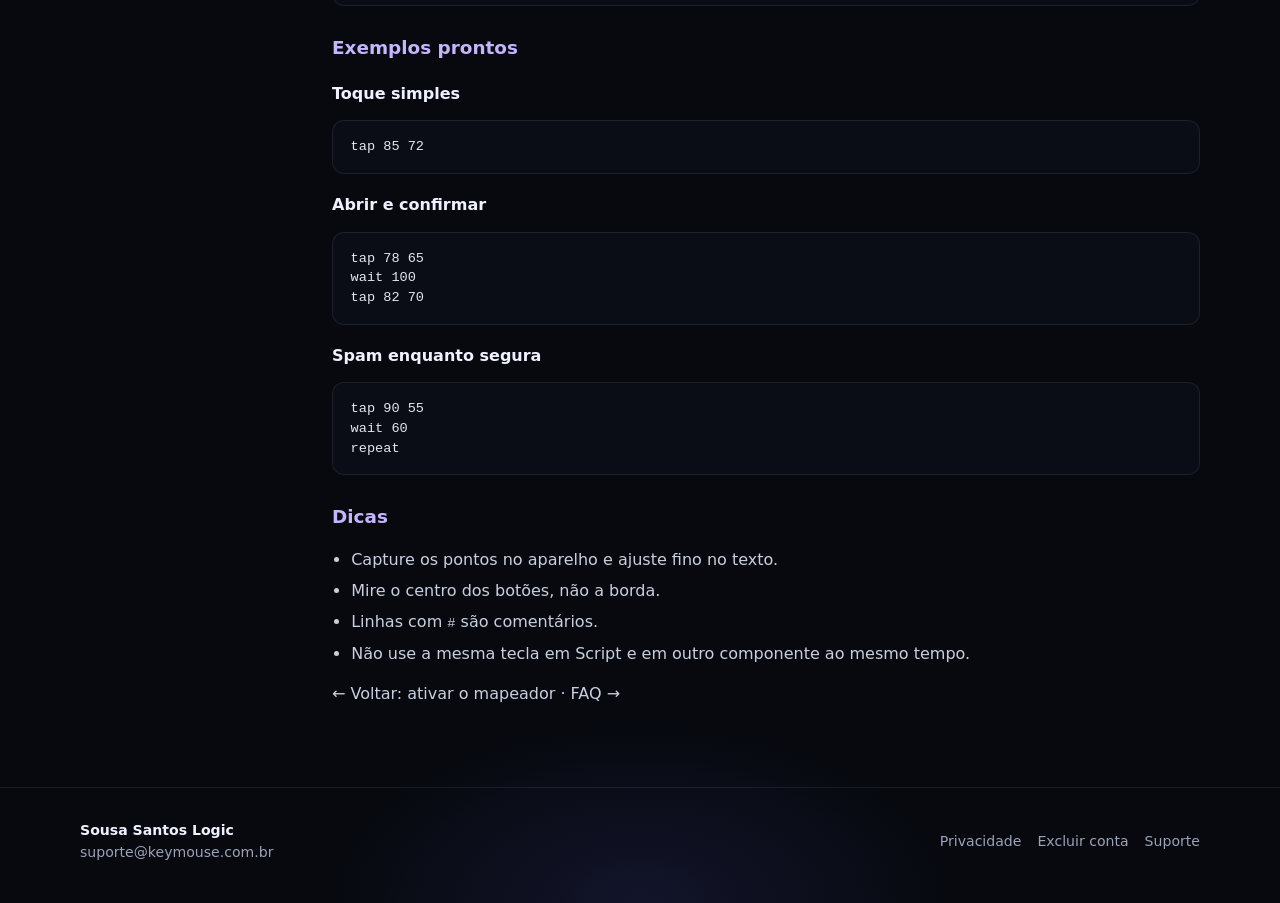
<file: guia/macros.html>
<!DOCTYPE html>
<html lang="pt-BR">
<head>
  <meta charset="UTF-8" />
  <meta name="viewport" content="width=device-width, initial-scale=1" />
  <title>Macros (Script) — SS KeyMouse Pro</title>
  <meta name="description" content="Tutorial do Script do SS KeyMouse Pro: tap, swipe, hold, loop e exemplos de macros." />
  <link rel="icon" href="../assets/logo.svg" type="image/svg+xml" />
  <link rel="stylesheet" href="../styles.css" />
</head>
<body>
  <header class="nav">
    <div class="container nav-inner">
      <a class="brand" href="../">
        <img src="../assets/logo.svg" alt="" width="40" height="40" />
        <span>Sousa Santos Logic<small>SS KeyMouse Pro</small></span>
      </a>
      <nav class="nav-links">
        <a href="./">Guias</a>
        <a class="btn btn-primary" href="https://play.google.com/store/apps/details?id=com.sousasantoslogic.sspro" target="_blank" rel="noopener">Play Store</a>
      </nav>
    </div>
  </header>
  <main class="container guide-layout">
    <aside class="guide-nav" aria-label="Guias">
      <h2>Guias</h2>
      <a href="./">Visão geral</a>
      <a href="ativar.html">Ativar o mapeador</a>
      <a class="active" href="macros.html">Macros (Script)</a>
      <a href="faq.html">FAQ</a>
      <a href="../privacidade.html">Privacidade</a>
      <a href="../exclusao-conta.html">Excluir conta</a>
    </aside>
    <article class="guide-body">
      <h1>Macros (Script)</h1>
      <p class="meta">Uma tecla dispara uma sequência de toques e movimentos — no estilo dos macros de emulador.</p>

      <h2>Como criar</h2>
      <ol>
        <li>No HUD, arraste o componente <strong>Script</strong> da bandeja para o mapa.</li>
        <li>Abra a <strong>engrenagem</strong> → escolha a tecla → edite o texto (ou use <strong>Capturar</strong>).</li>
        <li>No jogo, pressione a tecla para rodar a sequência.</li>
      </ol>
      <p>As coordenadas são em <strong>% da tela (0–100)</strong>, não em pixels — assim o mesmo script funciona em resoluções diferentes.</p>

      <div class="callout"><strong>Soltar a tecla:</strong> macros só com <code>tap</code> / <code>wait</code> / <code>swipe</code> terminam sozinhas. Se tiver <code>repeat</code>, <code>loop</code> infinito, <code>hold</code> ou <code>cursorMove</code>, soltar a tecla <strong>aborta</strong> na hora.</div>

      <h2>Comandos principais</h2>
      <h3>tap — toque rápido</h3>
      <pre>tap 85 50
tap 80 40 80 55
tap 70 30 75 30 80 30 120</pre>
      <p>Se a quantidade de números for ímpar, o último é o delay entre toques (ms). Padrão: 50 ms.</p>

      <h3>wait — pausa</h3>
      <pre>tap 50 50
wait 200
tap 60 50</pre>

      <h3>swipe — arrasto</h3>
      <pre>swipe 20 50 80 50
swipe 30 70 70 70 500</pre>

      <h3>hold / mouseUp — segurar o dedo</h3>
      <pre>hold 88 45
wait 300
mouseUp</pre>

      <h3>cursorMove — puxar a mira</h3>
      <pre>cursorMove left 30
cursorMove up</pre>
      <p>Continua enquanto a tecla do Script estiver pressionada.</p>

      <h3>repeat e loop</h3>
      <pre>tap 82 68
wait 80
repeat

loop 3
  tap 80 50
  wait 100
loopEnd</pre>

      <h2>Exemplos prontos</h2>
      <h3>Toque simples</h3>
      <pre>tap 85 72</pre>
      <h3>Abrir e confirmar</h3>
      <pre>tap 78 65
wait 100
tap 82 70</pre>
      <h3>Spam enquanto segura</h3>
      <pre>tap 90 55
wait 60
repeat</pre>

      <h2>Dicas</h2>
      <ul>
        <li>Capture os pontos no aparelho e ajuste fino no texto.</li>
        <li>Mire o centro dos botões, não a borda.</li>
        <li>Linhas com <code>#</code> são comentários.</li>
        <li>Não use a mesma tecla em Script e em outro componente ao mesmo tempo.</li>
      </ul>
      <p><a href="ativar.html">← Voltar: ativar o mapeador</a> · <a href="faq.html">FAQ →</a></p>
    </article>
  </main>
  <footer>
    <div class="container footer-inner">
      <div><strong style="color:var(--text)">Sousa Santos Logic</strong><br />suporte@keymouse.com.br</div>
      <div class="footer-links">
        <a href="../privacidade.html">Privacidade</a>
        <a href="../exclusao-conta.html">Excluir conta</a>
        <a href="mailto:suporte@keymouse.com.br">Suporte</a>
      </div>
    </div>
  </footer>
</body>
</html>
</file>
<file: styles.css>
:root {
  --bg: #07090f;
  --bg-elev: #0e1320;
  --card: rgba(255,255,255,0.04);
  --card-border: rgba(255,255,255,0.08);
  --text: #eef2ff;
  --muted: #9aa3b8;
  --purple: #8b5cf6;
  --indigo: #6366f1;
  --cyan: #22d3ee;
  --ok: #34d399;
  --radius: 18px;
  --shadow: 0 24px 80px rgba(0,0,0,.45);
  --max: 1120px;
  --font: "Segoe UI", Inter, system-ui, -apple-system, sans-serif;
}
* { box-sizing: border-box; }
html { scroll-behavior: smooth; }
body {
  margin: 0;
  font-family: var(--font);
  background:
    radial-gradient(1200px 600px at 10% -10%, rgba(139,92,246,.28), transparent 55%),
    radial-gradient(900px 500px at 90% 0%, rgba(34,211,238,.16), transparent 50%),
    radial-gradient(700px 400px at 50% 100%, rgba(99,102,241,.12), transparent 45%),
    var(--bg);
  color: var(--text);
  line-height: 1.55;
  min-height: 100vh;
}
a { color: inherit; text-decoration: none; }
img { max-width: 100%; display: block; }
.container { width: min(var(--max), calc(100% - 2.5rem)); margin-inline: auto; }
.nav {
  position: sticky; top: 0; z-index: 40;
  backdrop-filter: blur(14px);
  background: rgba(7,9,15,.72);
  border-bottom: 1px solid var(--card-border);
}
.nav-inner {
  display: flex; align-items: center; justify-content: space-between;
  padding: 0.9rem 0; gap: 1rem;
}
.brand { display: flex; align-items: center; gap: .75rem; font-weight: 700; letter-spacing: .01em; }
.brand img { width: 40px; height: 40px; border-radius: 10px; }
.brand span { font-size: .95rem; }
.brand small { display: block; font-weight: 500; color: var(--muted); font-size: .72rem; margin-top: 1px; }
.nav-links { display: flex; gap: 1.1rem; align-items: center; color: var(--muted); font-size: .92rem; }
.nav-links a:hover { color: var(--text); }
.btn {
  display: inline-flex; align-items: center; justify-content: center; gap: .5rem;
  border-radius: 999px; padding: .85rem 1.25rem; font-weight: 650; font-size: .95rem;
  border: 1px solid transparent; transition: transform .15s ease, background .15s ease, border-color .15s ease;
}
.btn:hover { transform: translateY(-1px); }
.btn-primary {
  background: linear-gradient(135deg, var(--purple), var(--indigo) 55%, #0ea5e9);
  color: white; box-shadow: 0 10px 30px rgba(99,102,241,.35);
}
.btn-ghost {
  background: rgba(255,255,255,.04);
  border-color: var(--card-border);
  color: var(--text);
}
.hero { padding: 4.5rem 0 3rem; }
.hero-grid {
  display: grid; grid-template-columns: 1.2fr .8fr; gap: 2.5rem; align-items: center;
}
.eyebrow {
  display: inline-flex; align-items: center; gap: .45rem;
  padding: .35rem .7rem; border-radius: 999px;
  background: rgba(139,92,246,.12); border: 1px solid rgba(139,92,246,.28);
  color: #c4b5fd; font-size: .8rem; font-weight: 600; margin-bottom: 1.1rem;
}
h1 {
  font-size: clamp(2.1rem, 4vw, 3.2rem);
  line-height: 1.12; margin: 0 0 1rem; letter-spacing: -0.03em;
}
h1 .grad {
  background: linear-gradient(90deg, #c4b5fd, #67e8f9);
  -webkit-background-clip: text; background-clip: text; color: transparent;
}
.lead { color: var(--muted); font-size: 1.08rem; max-width: 36rem; margin: 0 0 1.6rem; }
.cta-row { display: flex; flex-wrap: wrap; gap: .75rem; margin-bottom: 1.75rem; }
.stats { display: flex; flex-wrap: wrap; gap: 1.25rem; }
.stat {
  min-width: 7.5rem; padding: .9rem 1rem; border-radius: 14px;
  background: var(--card); border: 1px solid var(--card-border);
}
.stat strong { display: block; font-size: 1.25rem; }
.stat span { color: var(--muted); font-size: .8rem; }
.hero-card {
  position: relative;
  background: linear-gradient(180deg, rgba(255,255,255,.06), rgba(255,255,255,.02));
  border: 1px solid var(--card-border);
  border-radius: 28px; padding: 1.5rem; box-shadow: var(--shadow);
}
.hero-card::before {
  content: ""; position: absolute; inset: -1px; border-radius: 28px; padding: 1px;
  background: linear-gradient(135deg, rgba(139,92,246,.5), transparent 40%, rgba(34,211,238,.35));
  -webkit-mask: linear-gradient(#000 0 0) content-box, linear-gradient(#000 0 0);
  mask: linear-gradient(#000 0 0) content-box, linear-gradient(#000 0 0);
  -webkit-mask-composite: xor; mask-composite: exclude; pointer-events: none;
}
.app-badge { display: flex; gap: 1rem; align-items: center; margin-bottom: 1.2rem; }
.app-badge img { width: 84px; height: 84px; border-radius: 20px; box-shadow: 0 12px 40px rgba(0,0,0,.4); }
.app-badge h2 { margin: 0; font-size: 1.25rem; }
.app-badge p { margin: .25rem 0 0; color: var(--muted); font-size: .88rem; }
.pill-list { display: grid; gap: .65rem; margin: 0; padding: 0; list-style: none; }
.pill-list li {
  display: flex; gap: .6rem; align-items: flex-start;
  padding: .75rem .9rem; border-radius: 12px;
  background: rgba(0,0,0,.22); border: 1px solid var(--card-border);
  color: #dbe3f5; font-size: .9rem;
}
.dot { width: .55rem; height: .55rem; margin-top: .45rem; border-radius: 50%; background: var(--cyan); flex-shrink: 0; box-shadow: 0 0 12px rgba(34,211,238,.7); }
section { padding: 3.25rem 0; }
.section-title { margin: 0 0 .5rem; font-size: clamp(1.5rem, 3vw, 2rem); letter-spacing: -.02em; }
.section-sub { color: var(--muted); margin: 0 0 1.75rem; max-width: 38rem; }
.grid-3 { display: grid; grid-template-columns: repeat(3, 1fr); gap: 1rem; }
.card {
  background: var(--card); border: 1px solid var(--card-border);
  border-radius: var(--radius); padding: 1.25rem 1.3rem; min-height: 100%;
}
.card h3 { margin: 0 0 .45rem; font-size: 1.05rem; }
.card p { margin: 0; color: var(--muted); font-size: .92rem; }
.icon {
  width: 42px; height: 42px; border-radius: 12px; display: grid; place-items: center;
  margin-bottom: .9rem; background: rgba(139,92,246,.15); color: #c4b5fd; font-size: 1.15rem;
}
.panel {
  display: grid; grid-template-columns: 1fr 1fr; gap: 1.25rem;
  background: var(--bg-elev); border: 1px solid var(--card-border);
  border-radius: 24px; padding: 1.5rem;
}
.panel ul { margin: .6rem 0 0; padding-left: 1.1rem; color: var(--muted); }
.panel li { margin: .35rem 0; }
.note {
  margin-top: 1rem; padding: .9rem 1rem; border-radius: 12px;
  background: rgba(52,211,153,.08); border: 1px solid rgba(52,211,153,.25);
  color: #a7f3d0; font-size: .88rem;
}
.cta-band {
  margin: 1rem 0 2rem; padding: 2rem; border-radius: 24px; text-align: center;
  background: linear-gradient(135deg, rgba(139,92,246,.22), rgba(14,165,233,.12));
  border: 1px solid rgba(255,255,255,.1);
}
.cta-band h2 { margin: 0 0 .5rem; }
.cta-band p { margin: 0 0 1.2rem; color: var(--muted); }
footer {
  border-top: 1px solid var(--card-border);
  padding: 2rem 0 2.5rem; color: var(--muted); font-size: .88rem;
}
.footer-inner { display: flex; flex-wrap: wrap; gap: 1rem; justify-content: space-between; align-items: center; }
.footer-links { display: flex; flex-wrap: wrap; gap: 1rem; }
.legal-page { padding: 2.5rem 0 4rem; }
.legal-page article {
  background: var(--card); border: 1px solid var(--card-border);
  border-radius: 20px; padding: 1.75rem 1.5rem; max-width: 760px;
}
.legal-page h1 { font-size: 1.8rem; margin: 0 0 .35rem; }
.legal-page h2 { font-size: 1.05rem; margin: 1.6rem 0 .5rem; color: #c4b5fd; }
.legal-page .meta { color: var(--muted); margin-bottom: 1.2rem; }
.legal-page a { color: #67e8f9; }
@media (max-width: 880px) {
  .hero-grid, .grid-3, .panel { grid-template-columns: 1fr; }
  .nav-links .hide-sm { display: none; }
}

/* Guide pages */
.guide-layout { display: grid; grid-template-columns: 220px 1fr; gap: 2rem; padding: 2rem 0 4rem; align-items: start; }
.guide-nav {
  position: sticky; top: 5rem;
  background: var(--card); border: 1px solid var(--card-border);
  border-radius: 16px; padding: 1rem;
}
.guide-nav h2 { margin: 0 0 .75rem; font-size: .78rem; text-transform: uppercase; letter-spacing: .08em; color: var(--muted); }
.guide-nav a { display: block; padding: .45rem .55rem; border-radius: 8px; color: var(--muted); font-size: .9rem; margin-bottom: .15rem; }
.guide-nav a:hover, .guide-nav a.active { background: rgba(139,92,246,.15); color: var(--text); }
.guide-body h1 { font-size: clamp(1.6rem, 3vw, 2.2rem); margin: 0 0 .5rem; }
.guide-body .meta { color: var(--muted); margin: 0 0 1.5rem; }
.guide-body h2 { font-size: 1.15rem; margin: 1.75rem 0 .6rem; color: #c4b5fd; }
.guide-body h3 { font-size: 1rem; margin: 1.2rem 0 .4rem; }
.guide-body p, .guide-body li { color: #c8d0e0; }
.guide-body ol, .guide-body ul { padding-left: 1.2rem; }
.guide-body li { margin: .4rem 0; }
.guide-body pre, .guide-body code {
  font-family: ui-monospace, SFMono-Regular, Menlo, Consolas, monospace;
  font-size: .85rem;
}
.guide-body pre {
  background: #0a0d16; border: 1px solid var(--card-border);
  border-radius: 12px; padding: 1rem 1.1rem; overflow-x: auto;
  color: #e2e8f0; line-height: 1.45;
}
.guide-body .callout {
  margin: 1rem 0; padding: .9rem 1rem; border-radius: 12px;
  background: rgba(139,92,246,.1); border: 1px solid rgba(139,92,246,.28);
  color: #ddd6fe; font-size: .92rem;
}
.guide-cards { display: grid; grid-template-columns: repeat(2, 1fr); gap: 1rem; margin-top: 1.25rem; }
@media (max-width: 880px) {
  .guide-layout { grid-template-columns: 1fr; }
  .guide-nav { position: static; display: flex; flex-wrap: wrap; gap: .35rem; }
  .guide-nav h2 { width: 100%; }
  .guide-nav a { margin: 0; }
  .guide-cards { grid-template-columns: 1fr; }
}
</file>
